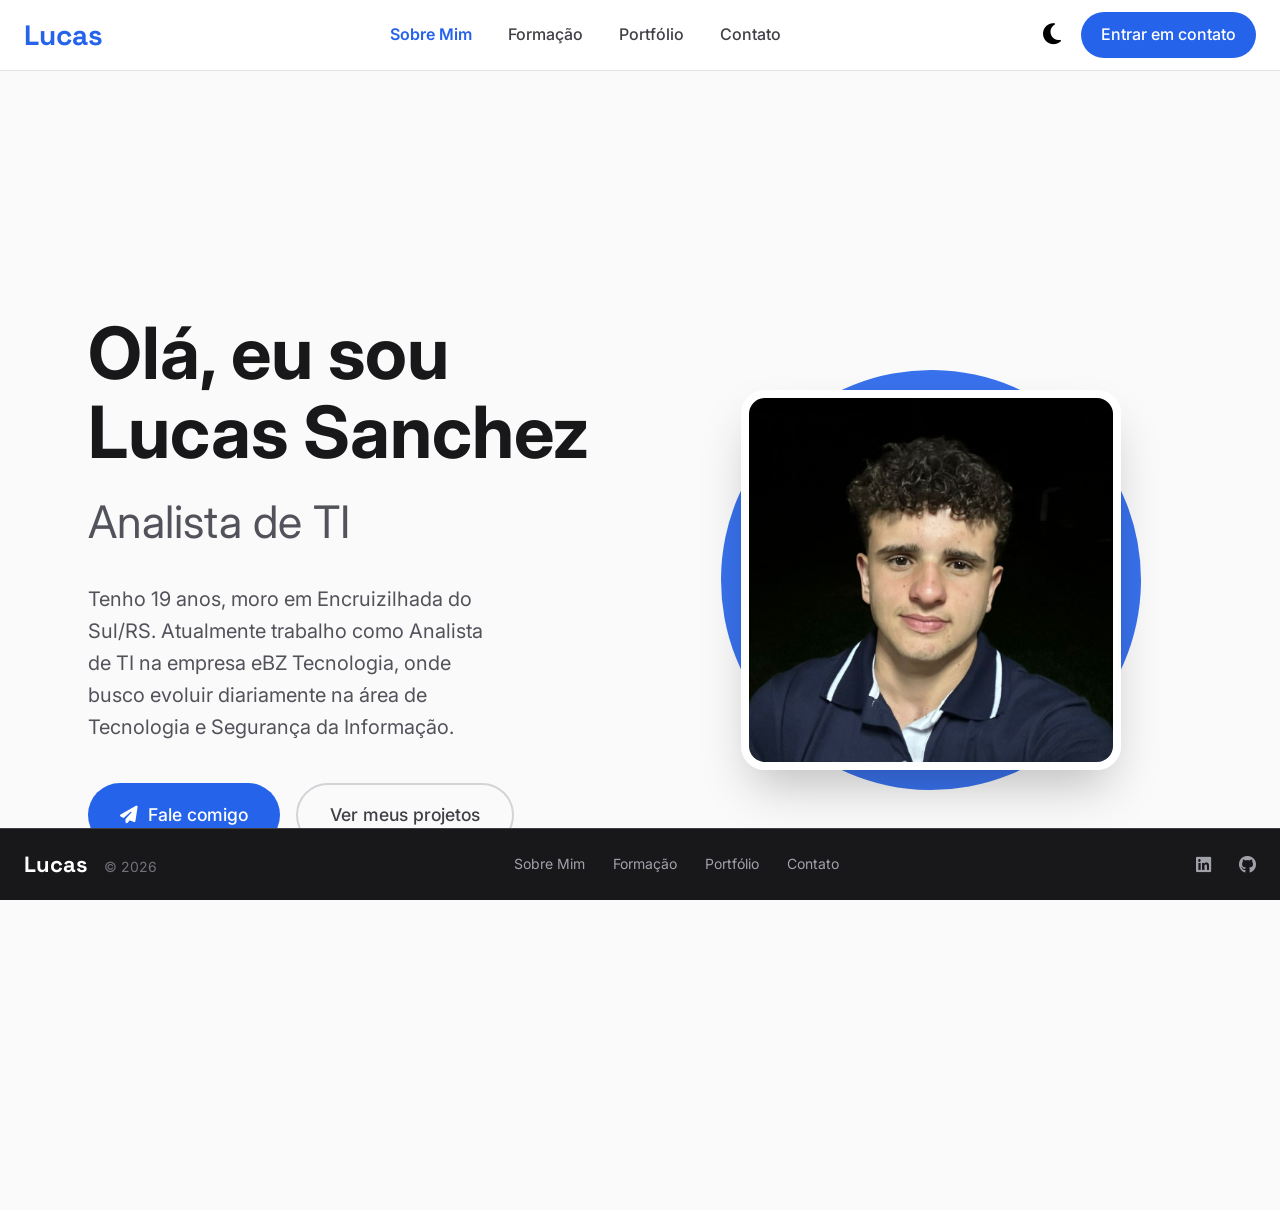
<file: index.html>
<!DOCTYPE html>
<html lang="pt">
<head>
    <meta charset="UTF-8">
    <meta name="viewport" content="width=device-width, initial-scale=1.0">
    <title>Lucas Sanchez Vicente | Analista de TI</title>
    <link rel="stylesheet" href="./css/style.css">
    <link rel="stylesheet" href="https://cdnjs.cloudflare.com/ajax/libs/font-awesome/6.6.0/css/all.min.css">
</head>
<body>

    <nav>
        <div class="nav-bar">
            <a href="index.html" class="logo">Lucas</a>

            <!-- Links desktop -->
            <div class="nav-menu" id="nav-menu">
                <a href="index.html">Sobre Mim</a>
                <a href="formacao.html">Formação</a>
                <a href="portfolio.html">Portfólio</a>
                <a href="contato.html">Contato</a>
            </div>

            <div style="display: flex; align-items: center; gap: 12px;">
                <!-- Botão Dark Mode -->
                <button onclick="toggleTema()" style="background: none; border: none; font-size: 1.5rem; cursor: pointer; padding: 8px; border-radius: 50%;">
                    <i class="fas fa-moon" id="theme-icon"></i>
                </button>

                <!-- Botão de Contato (desktop) -->
                <a href="contato.html" class="contact-btn" id="btn-contact-desktop">Entrar em contato</a>

                <!-- Menu Mobile -->
                <button id="mobile-menu-toggle" class="mobile-menu-toggle">
                    <i class="fas fa-bars"></i>
                </button>
            </div>
        </div>

        <!-- Menu Mobile -->
        <div id="mobile-menu" class="mobile-menu">
            <a href="index.html">Sobre Mim</a>
            <a href="formacao.html">Formação</a>
            <a href="portfolio.html">Portfólio</a>
            <a href="contato.html">Contato</a>
            <a href="contato.html" class="contact-btn" style="margin-top: 20px; text-align: center;">Entrar em contato</a>
        </div>
    </nav>

    <main style="padding-top: 130px; padding-bottom: 180px; max-width: 1200px; margin: 0 auto; padding-left: 24px; padding-right: 24px;">
        <section class="landing-section">
            <div class="landing-text">
                <h1>Olá, eu sou Lucas Sanchez</h1>
                <p class="subtitle">Analista de TI</p>
                <p>Tenho 19 anos, moro em Encruizilhada do Sul/RS. Atualmente trabalho como Analista de TI na empresa eBZ Tecnologia, onde busco evoluir diariamente na área de Tecnologia e Segurança da Informação.</p>

                <div class="landing-buttons">
                    <a href="contato.html" class="btn btn-primary">
                        <i class="fas fa-paper-plane"></i> Fale comigo
                    </a>
                    <a href="portfolio.html" class="btn btn-secondary">Ver meus projetos</a>
                </div>
            </div>

            <div class="landing-image">
                <div class="blob"></div>
                <img src="./imagens/foto_redimensionada.png" alt="Lucas Sanchez Vicente">
            </div>
        </section>
    </main>

    <!-- RODAPÉ -->
    <footer>
        <div class="footer-content">
            <div>
                <span class="logo" style="color: white; font-size: 22px;">Lucas</span>
                <span style="margin-left: 12px; color: #71717a;">© 2026</span>
            </div>
            <div>
                <a href="index.html">Sobre Mim</a>
                <a href="formacao.html">Formação</a>
                <a href="portfolio.html">Portfólio</a>
                <a href="contato.html">Contato</a>
            </div>
            <div>
                <a href="https://br.linkedin.com/in/lucas-sanchez-vicente-836632349" target="_blank"><i class="fab fa-linkedin fa-lg"></i></a>
                <a href="https://github.com/sanchezzz03" target="_blank" style="margin-left: 24px;"><i class="fab fa-github fa-lg"></i></a>
            </div>
        </div>
    </footer>

    <script src="./js/script.js"></script>
</body>
</html>
</file>
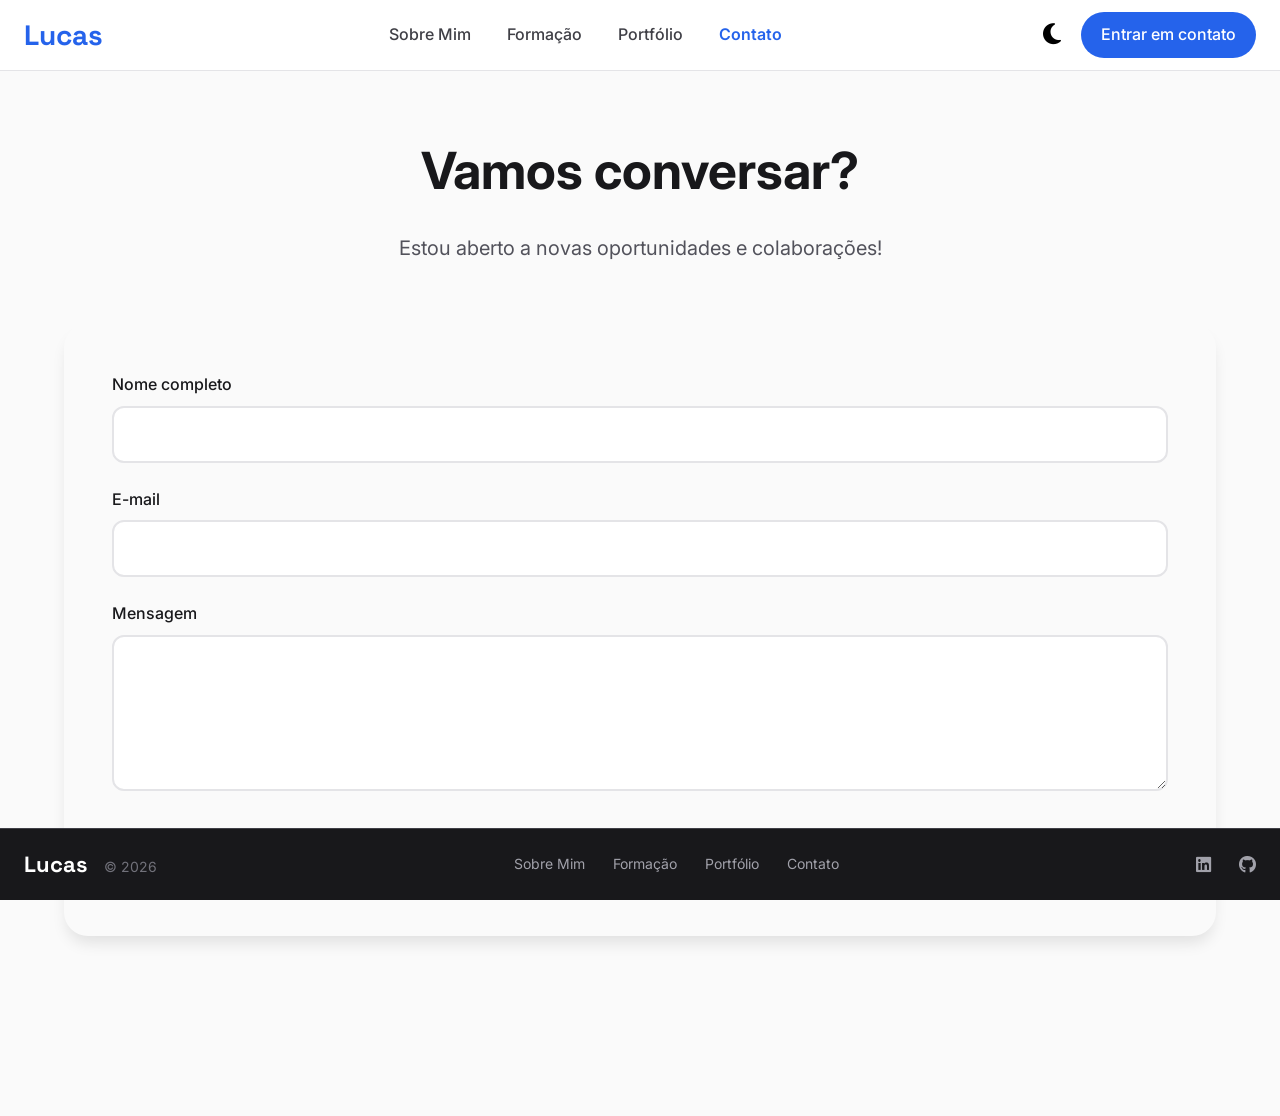
<file: contato.html>
<!DOCTYPE html>
<html lang="pt">
<head>
    <meta charset="UTF-8">
    <meta name="viewport" content="width=device-width, initial-scale=1.0">
    <title>Contato - Lucas Sanchez Vicente</title>
    <link rel="stylesheet" href="./css/style.css">
    <link rel="stylesheet" href="https://cdnjs.cloudflare.com/ajax/libs/font-awesome/6.6.0/css/all.min.css">
</head>
<body>

    <nav>
        <div class="nav-bar">
            <a href="index.html" class="logo">Lucas</a>

            <!-- Links desktop -->
            <div class="nav-menu" id="nav-menu">
                <a href="index.html">Sobre Mim</a>
                <a href="formacao.html">Formação</a>
                <a href="portfolio.html">Portfólio</a>
                <a href="contato.html">Contato</a>
            </div>

            <div style="display: flex; align-items: center; gap: 12px;">
                <!-- Botão Dark Mode -->
                <button onclick="toggleTema()" style="background: none; border: none; font-size: 1.5rem; cursor: pointer; padding: 8px; border-radius: 50%;">
                    <i class="fas fa-moon" id="theme-icon"></i>
                </button>

                <!-- Botão de Contato (desktop) -->
                <a href="contato.html" class="contact-btn" id="btn-contact-desktop">Entrar em contato</a>

                <!-- Menu Mobile -->
                <button id="mobile-menu-toggle" class="mobile-menu-toggle">
                    <i class="fas fa-bars"></i>
                </button>
            </div>
        </div>

        <!-- Menu Mobile -->
        <div id="mobile-menu" class="mobile-menu">
            <a href="index.html">Sobre Mim</a>
            <a href="formacao.html">Formação</a>
            <a href="portfolio.html">Portfólio</a>
            <a href="contato.html">Contato</a>
            <a href="contato.html" class="contact-btn" style="margin-top: 20px; text-align: center;">Entrar em contato</a>
        </div>
    </nav>

    <main style="padding-top: 130px; padding-bottom: 180px; max-width: 1200px; margin: 0 auto; padding-left: 24px; padding-right: 24px;">
        <h1 style="font-size: 3.2rem; text-align: center; margin-bottom: 20px;">Vamos conversar?</h1>
        <p style="text-align: center; font-size: 1.25rem; color: #52525b; margin-bottom: 60px;">
            Estou aberto a novas oportunidades e colaborações!
        </p>

        <form id="form-contato" onsubmit="return handleSubmit(event)" class="contact-form"
            style="padding: 48px; border-radius: 24px; box-shadow: 0 10px 15px -3px rgb(0 0 0 / 0.1);">
            
            <div style="margin-bottom: 24px;">
                <label style="display: block; margin-bottom: 8px; font-weight: 500;">Nome completo</label>
                <input type="text" id="nome" required 
                    style="width: 100%; padding: 16px; border: 2px solid #e4e4e7; border-radius: 12px; font-size: 1.1rem;">
            </div>

            <div style="margin-bottom: 24px;">
                <label style="display: block; margin-bottom: 8px; font-weight: 500;">E-mail</label>
                <input type="email" id="email" required 
                    style="width: 100%; padding: 16px; border: 2px solid #e4e4e7; border-radius: 12px; font-size: 1.1rem;">
            </div>

            <div style="margin-bottom: 32px;">
                <label style="display: block; margin-bottom: 8px; font-weight: 500;">Mensagem</label>
                <textarea id="mensagem" rows="6" required 
                        style="width: 100%; padding: 16px; border: 2px solid #e4e4e7; border-radius: 12px; font-size: 1.1rem; resize: vertical;"></textarea>
            </div>

            <button type="submit" 
                    style="width: 100%; padding: 18px; background: #2563eb; color: white; border: none; border-radius: 9999px; font-size: 1.2rem; font-weight: 600; cursor: pointer;">
                Enviar Mensagem
            </button>
        </form>
    </main>

    <!-- RODAPÉ -->
    <footer>
        <div class="footer-content">
            <div>
                <span class="logo" style="color: white; font-size: 22px;">Lucas</span>
                <span style="margin-left: 12px; color: #71717a;">© 2026</span>
            </div>
            <div>
                <a href="index.html">Sobre Mim</a>
                <a href="formacao.html">Formação</a>
                <a href="portfolio.html">Portfólio</a>
                <a href="contato.html">Contato</a>
            </div>
            <div>
                <a href="https://br.linkedin.com/in/lucas-sanchez-vicente-836632349" target="_blank"><i class="fab fa-linkedin fa-lg"></i></a>
                <a href="https://github.com/sanchezzz03" target="_blank" style="margin-left: 24px;"><i class="fab fa-github fa-lg"></i></a>
            </div>
        </div>
    </footer>

    <script src="./js/script.js"></script>
    <script>
        function handleSubmit(e) {
            e.preventDefault();
            if (validarFormulario()) {
                const form = document.getElementById("form-contato");
                simularEnvioFormulario(form);
            }
        }
    </script>
</body>
</html>
</file>
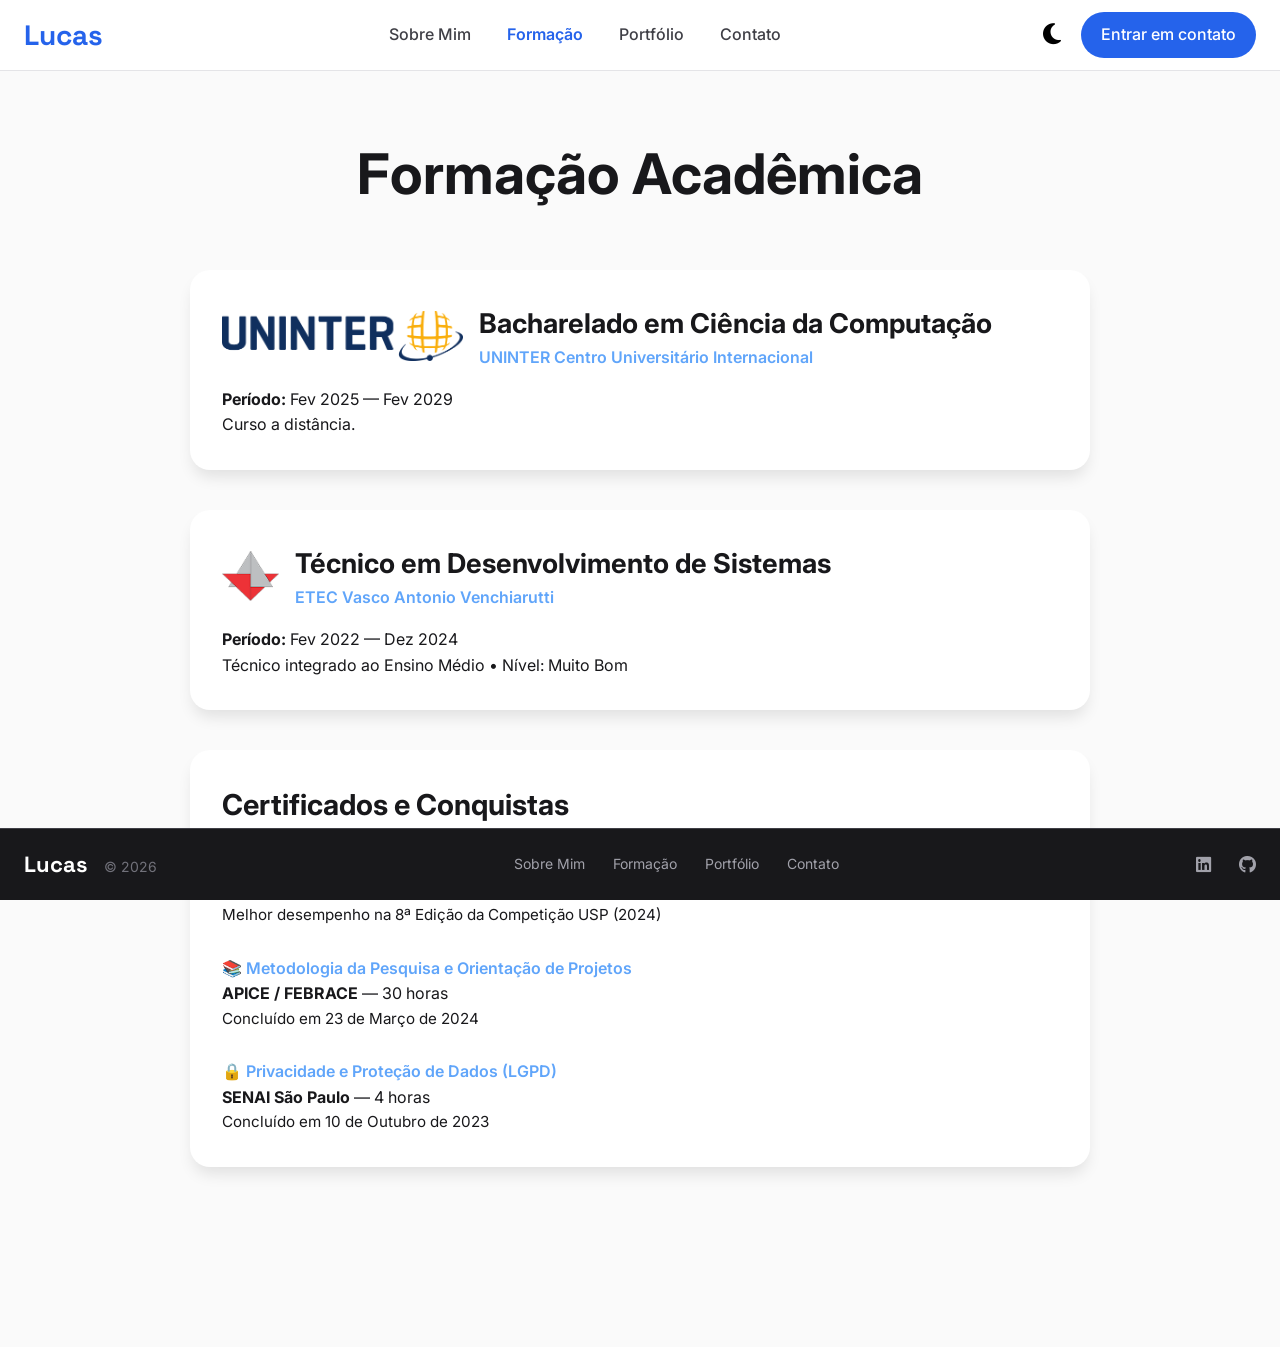
<file: formacao.html>
<!DOCTYPE html>
<html lang="pt">
<head>
    <meta charset="UTF-8">
    <meta name="viewport" content="width=device-width, initial-scale=1.0">
    <title>Formação - Lucas Sanchez Vicente</title>
    <link rel="stylesheet" href="./css/style.css">
    <link rel="stylesheet" href="https://cdnjs.cloudflare.com/ajax/libs/font-awesome/6.6.0/css/all.min.css">
</head>
<body>

    <nav>
        <div class="nav-bar">
            <a href="index.html" class="logo">Lucas</a>

            <!-- Links desktop -->
            <div class="nav-menu" id="nav-menu">
                <a href="index.html">Sobre Mim</a>
                <a href="formacao.html">Formação</a>
                <a href="portfolio.html">Portfólio</a>
                <a href="contato.html">Contato</a>
            </div>

            <div style="display: flex; align-items: center; gap: 12px;">
                <!-- Botão Dark Mode -->
                <button onclick="toggleTema()" style="background: none; border: none; font-size: 1.5rem; cursor: pointer; padding: 8px; border-radius: 50%;">
                    <i class="fas fa-moon" id="theme-icon"></i>
                </button>

                <!-- Botão de Contato (desktop) -->
                <a href="contato.html" class="contact-btn" id="btn-contact-desktop">Entrar em contato</a>

                <!-- Menu Mobile -->
                <button id="mobile-menu-toggle" class="mobile-menu-toggle">
                    <i class="fas fa-bars"></i>
                </button>
            </div>
        </div>

        <!-- Menu Mobile -->
        <div id="mobile-menu" class="mobile-menu">
            <a href="index.html">Sobre Mim</a>
            <a href="formacao.html">Formação</a>
            <a href="portfolio.html">Portfólio</a>
            <a href="contato.html">Contato</a>
            <a href="contato.html" class="contact-btn" style="margin-top: 20px; text-align: center;">Entrar em contato</a>
        </div>
    </nav>

    <main style="padding-top: 130px; padding-bottom: 180px; max-width: 1200px; margin: 0 auto; padding-left: 24px; padding-right: 24px;">
        <h1 style="font-size: 3.5rem; margin-bottom: 50px; text-align: center;">Formação Acadêmica</h1>

        <div style="display: grid; gap: 40px; max-width: 900px; margin: 0 auto;">
            <!-- UNINTER -->
            <div class="content-card" style="padding: 32px; border-radius: 20px;">
                <div style="display: flex; align-items: center; gap: 16px; margin-bottom: 16px;">
                    <img src="./imagens/uninter.png" alt="UNINTER" style="height: 50px;">
                    <div>
                        <h2 style="font-size: 1.7rem;">Bacharelado em Ciência da Computação</h2>
                        <p style="color: #60a5fa; font-weight: 600;">UNINTER Centro Universitário Internacional</p>
                    </div>
                </div>
                <p><strong>Período:</strong> Fev 2025 — Fev 2029</p>
                <p>Curso a distância.</p>
            </div>

            <!-- ETEC -->
            <div class="content-card" style="padding: 32px; border-radius: 20px;">
                <div style="display: flex; align-items: center; gap: 16px; margin-bottom: 16px;">
                    <img src="./imagens/etevav.png" alt="ETEC" style="height: 50px;">
                    <div>
                        <h2 style="font-size: 1.7rem;">Técnico em Desenvolvimento de Sistemas</h2>
                        <p style="color: #60a5fa; font-weight: 600;">ETEC Vasco Antonio Venchiarutti</p>
                    </div>
                </div>
                <p><strong>Período:</strong> Fev 2022 — Dez 2024</p>
                <p>Técnico integrado ao Ensino Médio • Nível: Muito Bom</p>
            </div>

            <!-- CERTIFICADOS -->
            <div class="content-card" style="padding: 32px; border-radius: 20px;">
                <h2 style="font-size: 1.8rem; margin-bottom: 24px;">Certificados e Conquistas</h2>
                
                <div style="display: grid; gap: 28px;">
                    <div>
                        <p style="font-weight: 600; color: #60a5fa;">🏆 Prêmio Destaque na Escola - Categoria Ouro</p>
                        <p><strong>CUCO 2024</strong> — Universidade de São Paulo (USP)</p>
                        <p style="font-size: 0.95rem;">Melhor desempenho na 8ª Edição da Competição USP (2024)</p>
                    </div>

                    <div>
                        <p style="font-weight: 600; color: #60a5fa;">📚 Metodologia da Pesquisa e Orientação de Projetos</p>
                        <p><strong>APICE / FEBRACE</strong> — 30 horas</p>
                        <p style="font-size: 0.95rem;">Concluído em 23 de Março de 2024</p>
                    </div>

                    <div>
                        <p style="font-weight: 600; color: #60a5fa;">🔒 Privacidade e Proteção de Dados (LGPD)</p>
                        <p><strong>SENAI São Paulo</strong> — 4 horas</p>
                        <p style="font-size: 0.95rem;">Concluído em 10 de Outubro de 2023</p>
                    </div>
                </div>
            </div>
        </div>
    </main>

    <!-- RODAPÉ -->
    <footer>
        <div class="footer-content">
            <div>
                <span class="logo" style="color: white; font-size: 22px;">Lucas</span>
                <span style="margin-left: 12px; color: #71717a;">© 2026</span>
            </div>
            <div>
                <a href="index.html">Sobre Mim</a>
                <a href="formacao.html">Formação</a>
                <a href="portfolio.html">Portfólio</a>
                <a href="contato.html">Contato</a>
            </div>
            <div>
                <a href="https://br.linkedin.com/in/lucas-sanchez-vicente-836632349" target="_blank"><i class="fab fa-linkedin fa-lg"></i></a>
                <a href="https://github.com/sanchezzz03" target="_blank" style="margin-left: 24px;"><i class="fab fa-github fa-lg"></i></a>
            </div>
        </div>
    </footer>

    <script src="./js/script.js"></script>
</body>
</html>
</file>
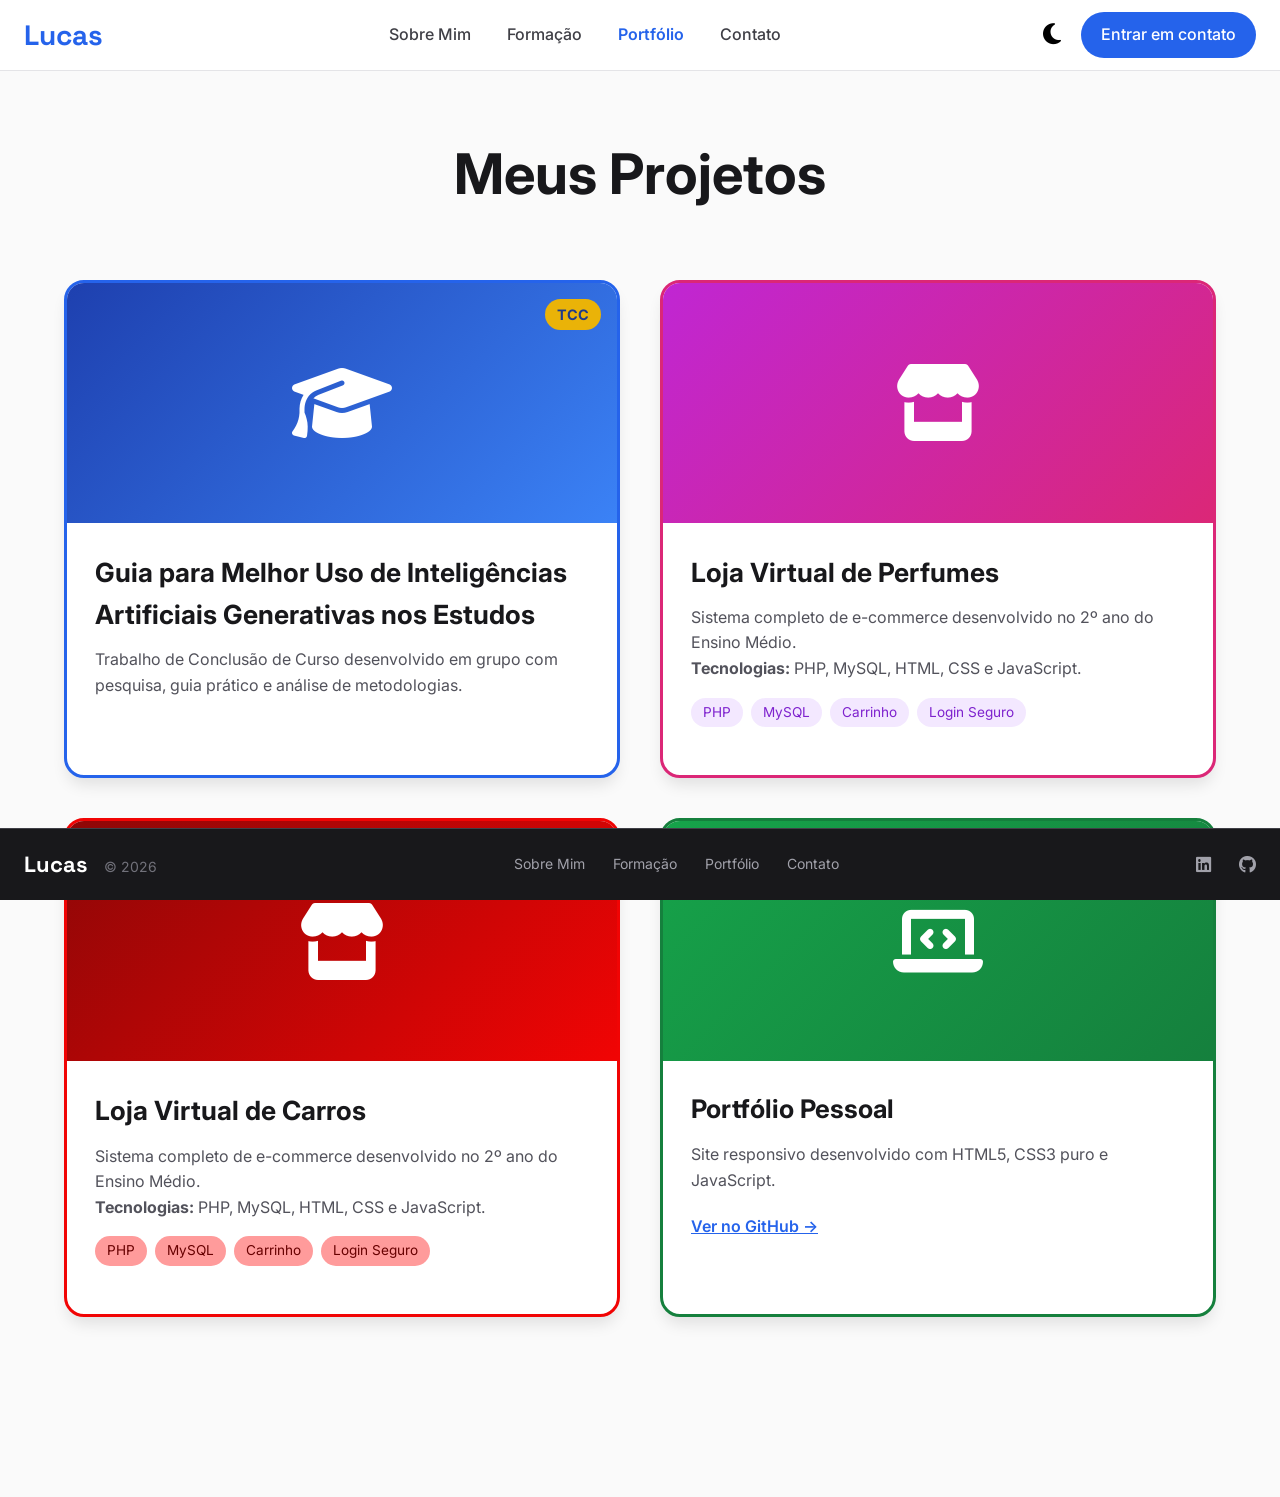
<file: portfolio.html>
<!DOCTYPE html>
<html lang="pt">
<head>
    <meta charset="UTF-8">
    <meta name="viewport" content="width=device-width, initial-scale=1.0">
    <title>Portfólio - Lucas Sanchez Vicente</title>
    <link rel="stylesheet" href="./css/style.css">
    <link rel="stylesheet" href="https://cdnjs.cloudflare.com/ajax/libs/font-awesome/6.6.0/css/all.min.css">
</head>
<body>

    <nav>
        <div class="nav-bar">
            <a href="index.html" class="logo">Lucas</a>

            <!-- Links desktop -->
            <div class="nav-menu" id="nav-menu">
                <a href="index.html">Sobre Mim</a>
                <a href="formacao.html">Formação</a>
                <a href="portfolio.html">Portfólio</a>
                <a href="contato.html">Contato</a>
            </div>

            <div style="display: flex; align-items: center; gap: 12px;">
                <!-- Botão Dark Mode -->
                <button onclick="toggleTema()" style="background: none; border: none; font-size: 1.5rem; cursor: pointer; padding: 8px; border-radius: 50%;">
                    <i class="fas fa-moon" id="theme-icon"></i>
                </button>

                <!-- Botão de Contato (desktop) -->
                <a href="contato.html" class="contact-btn" id="btn-contact-desktop">Entrar em contato</a>

                <!-- Menu Mobile -->
                <button id="mobile-menu-toggle" class="mobile-menu-toggle">
                    <i class="fas fa-bars"></i>
                </button>
            </div>
        </div>

        <!-- Menu Mobile -->
        <div id="mobile-menu" class="mobile-menu">
            <a href="index.html">Sobre Mim</a>
            <a href="formacao.html">Formação</a>
            <a href="portfolio.html">Portfólio</a>
            <a href="contato.html">Contato</a>
            <a href="contato.html" class="contact-btn" style="margin-top: 20px; text-align: center;">Entrar em contato</a>
        </div>
    </nav>

    <main style="padding-top: 130px; padding-bottom: 180px; max-width: 1200px; margin: 0 auto; padding-left: 24px; padding-right: 24px;">
        <h1 style="font-size: 3.5rem; text-align: center; margin-bottom: 60px;">Meus Projetos</h1>

        <div style="display: grid; grid-template-columns: repeat(auto-fit, minmax(380px, 1fr)); gap: 40px;">

            <!-- TCC -->
            <div class="content-card" style="padding: 0; overflow: hidden; border: 3px solid #2563eb;">
                <div style="height: 240px; background: linear-gradient(135deg, #1e40af, #3b82f6); display: flex; align-items: center; justify-content: center; color: white; font-size: 5rem; position: relative;">
                    <i class="fas fa-graduation-cap"></i>
                    <span style="position: absolute; top: 16px; right: 16px; background: #eab308; color: #1e3a8a; font-size: 0.9rem; padding: 4px 12px; border-radius: 9999px; font-weight: bold;">TCC</span>
                </div>
                <div style="padding: 28px;">
                    <h3 style="font-size: 1.65rem; margin-bottom: 12px;">Guia para Melhor Uso de Inteligências Artificiais Generativas nos Estudos</h3>
                    <p style="color: #52525b; margin-bottom: 16px;">Trabalho de Conclusão de Curso desenvolvido em grupo com pesquisa, guia prático e análise de metodologias.</p>
                </div>
            </div>

            <!-- Loja de Perfumes -->
            <div class="content-card" style="padding: 0; overflow: hidden; border: 3px solid #db2777;">
                <div style="height: 240px; background: linear-gradient(135deg, #c026d3, #db2777); display: flex; align-items: center; justify-content: center; color: white; font-size: 4.8rem;">
                    <i class="fas fa-store"></i>
                </div>
                <div style="padding: 28px;">
                    <h3 style="font-size: 1.65rem; margin-bottom: 12px;">Loja Virtual de Perfumes</h3>
                    <p style="color: #52525b; margin-bottom: 16px;">
                        Sistema completo de e-commerce desenvolvido no 2º ano do Ensino Médio.<br>
                        <strong>Tecnologias:</strong> PHP, MySQL, HTML, CSS e JavaScript.
                    </p>
                    <div style="display: flex; gap: 8px; flex-wrap: wrap; margin-bottom: 20px;">
                        <span style="background: #f3e8ff; color: #7e22ce; padding: 4px 12px; border-radius: 9999px; font-size: 0.85rem;">PHP</span>
                        <span style="background: #f3e8ff; color: #7e22ce; padding: 4px 12px; border-radius: 9999px; font-size: 0.85rem;">MySQL</span>
                        <span style="background: #f3e8ff; color: #7e22ce; padding: 4px 12px; border-radius: 9999px; font-size: 0.85rem;">Carrinho</span>
                        <span style="background: #f3e8ff; color: #7e22ce; padding: 4px 12px; border-radius: 9999px; font-size: 0.85rem;">Login Seguro</span>
                    </div>
                </div>
            </div>

            <!-- Loja de Carros -->
            <div class="content-card" style="padding: 0; overflow: hidden; border: 3px solid #f10404;">
                <div style="height: 240px; background: linear-gradient(135deg, #8d0707, #f10404); display: flex; align-items: center; justify-content: center; color: white; font-size: 4.8rem;">
                    <i class="fas fa-store"></i>
                </div>
                <div style="padding: 28px;">
                    <h3 style="font-size: 1.65rem; margin-bottom: 12px;">Loja Virtual de Carros</h3>
                    <p style="color: #52525b; margin-bottom: 16px;">
                        Sistema completo de e-commerce desenvolvido no 2º ano do Ensino Médio.<br>
                        <strong>Tecnologias:</strong> PHP, MySQL, HTML, CSS e JavaScript.
                    </p>
                    <div style="display: flex; gap: 8px; flex-wrap: wrap; margin-bottom: 20px;">
                        <span style="background: #ff9b9b; color: #680000; padding: 4px 12px; border-radius: 9999px; font-size: 0.85rem;">PHP</span>
                        <span style="background: #ff9b9b; color: #680000; padding: 4px 12px; border-radius: 9999px; font-size: 0.85rem;">MySQL</span>
                        <span style="background: #ff9b9b; color: #680000; padding: 4px 12px; border-radius: 9999px; font-size: 0.85rem;">Carrinho</span>
                        <span style="background: #ff9b9b; color: #680000; padding: 4px 12px; border-radius: 9999px; font-size: 0.85rem;">Login Seguro</span>
                    </div>
                </div>
            </div>

            <!-- Portfólio Pessoal -->
            <div class="content-card" style="padding: 0; overflow: hidden; border: 3px solid #15803d;">
                <div style="height: 240px; background: linear-gradient(135deg, #16a34a, #15803d); display: flex; align-items: center; justify-content: center; color: white; font-size: 4.5rem;">
                    <i class="fas fa-laptop-code"></i>
                </div>
                <div style="padding: 28px;">
                    <h3 style="font-size: 1.6rem; margin-bottom: 12px;">Portfólio Pessoal</h3>
                    <p style="color: #52525b; margin-bottom: 20px;">Site responsivo desenvolvido com HTML5, CSS3 puro e JavaScript.</p>
                    <a href="https://github.com/sanchezzz03/portfolio" target="_blank" style="color: #2563eb; font-weight: 600;">Ver no GitHub →</a>
                </div>
            </div>

        </div>
    </main>

    <!-- RODAPÉ -->
    <footer>
        <div class="footer-content">
            <div>
                <span class="logo" style="color: white; font-size: 22px;">Lucas</span>
                <span style="margin-left: 12px; color: #71717a;">© 2026</span>
            </div>
            <div>
                <a href="index.html">Sobre Mim</a>
                <a href="formacao.html">Formação</a>
                <a href="portfolio.html">Portfólio</a>
                <a href="contato.html">Contato</a>
            </div>
            <div>
                <a href="https://br.linkedin.com/in/lucas-sanchez-vicente-836632349" target="_blank"><i class="fab fa-linkedin fa-lg"></i></a>
                <a href="https://github.com/sanchezzz03" target="_blank" style="margin-left: 24px;"><i class="fab fa-github fa-lg"></i></a>
            </div>
        </div>
    </footer>

    <script src="./js/script.js"></script>
</body>
</html>
</file>
<file: css/style.css>
@import url('https://fonts.googleapis.com/css2?family=Inter:wght@400;500;600;700&family=Space+Grotesk:wght@500;600;700&display=swap');

:root {
    --blue: #2563eb;
}

/* ====================== ESTILOS GERAIS ====================== */
* {
    margin: 0;
    padding: 0;
    box-sizing: border-box;
}

body {
    font-family: 'Inter', system-ui, sans-serif;
    line-height: 1.6;
    color: #18181b;
    background: #fafafa;
}

/* ====================== NAV ====================== */
nav {
    position: fixed;
    top: 0;
    left: 0;
    right: 0;
    background: rgba(255, 255, 255, 0.95);
    backdrop-filter: blur(12px);
    border-bottom: 1px solid #e4e4e7;
    z-index: 1000;
}

.nav-bar {
    max-width: 1280px;
    margin: 0 auto;
    padding: 0 24px;
    height: 70px;
    display: flex;
    align-items: center;
    justify-content: space-between;
}

.logo {
    font-family: 'Space Grotesk', sans-serif;
    font-size: 28px;
    font-weight: 700;
    color: var(--blue);
    text-decoration: none;
}

.nav-menu a {
    margin-left: 32px;
    text-decoration: none;
    color: #3f3f46;
    font-weight: 500;
    transition: all 0.3s;
}

.nav-menu a:hover,
.nav-menu a.active {
    color: var(--blue);
    font-weight: 600;
}

.contact-btn {
    padding: 10px 20px;
    background: var(--blue);
    color: white;
    border-radius: 9999px;
    text-decoration: none;
    font-weight: 500;
    transition: all 0.3s;
}

.contact-btn:hover {
    background: #1d4ed8;
    transform: translateY(-2px);
}

/* ====================== FOOTER ====================== */
footer {
    position: fixed;
    bottom: 0;
    left: 0;
    right: 0;
    background: #18181b;
    color: #a1a1aa;
    padding: 18px 0;
    z-index: 900;
    border-top: 1px solid #3f3f46;
}

.footer-content {
    max-width: 1280px;
    margin: 0 auto;
    padding: 0 24px;
    display: flex;
    justify-content: space-between;
    align-items: center;
    font-size: 14px;
}

.footer-content a {
    color: #a1a1aa;
    text-decoration: none;
    margin-left: 24px;
    transition: color 0.3s;
}

.footer-content a:hover {
    color: white;
}

/* ====================== LANDING (ANTIGO HERO) ====================== */
.landing-section {
    min-height: 100vh;
    padding-top: 100px;
    display: grid;
    grid-template-columns: 1fr 1fr;
    align-items: center;
    max-width: 1280px;
    margin: 0 auto;
    padding: 0 24px;
    gap: 60px;
}

.landing-text h1 {
    font-size: 4.5rem;
    line-height: 1.1;
    margin-bottom: 16px;
}

.landing-text .subtitle {
    font-size: 2.8rem;
    color: #52525b;
    margin-bottom: 24px;
}

.landing-text p {
    font-size: 1.25rem;
    color: #52525b;
    max-width: 420px;
    margin-bottom: 40px;
}

.landing-buttons {
    display: flex;
    gap: 16px;
}

.btn {
    padding: 16px 32px;
    border-radius: 9999px;
    font-size: 1.1rem;
    font-weight: 500;
    text-decoration: none;
    display: inline-flex;
    align-items: center;
    gap: 10px;
    transition: all 0.3s;
}

.btn-primary {
    background: var(--blue);
    color: white;
}

.btn-primary:hover {
    background: #1d4ed8;
}

.btn-secondary {
    border: 2px solid #d4d4d8;
    color: #3f3f46;
}

.btn-secondary:hover {
    border-color: #71717a;
}

/* Foto com blob */
.landing-image {
    position: relative;
    display: flex;
    justify-content: center;
}

.landing-image img {
    width: 380px;
    height: 380px;
    object-fit: cover;
    border-radius: 24px;
    border: 8px solid white;
    box-shadow: 0 25px 50px -12px rgb(0 0 0 / 0.25);
}

.blob {
    position: absolute;
    width: 420px;
    height: 420px;
    background: var(--blue);
    border-radius: 50%;
    top: 50%;
    left: 50%;
    transform: translate(-50%, -50%) rotate(12deg);
    z-index: -1;
    opacity: 0.9;
}

/* Espaçamento para rodapé fixo */
main {
    padding-bottom: 140px;
}

/* ====================== CARDS ====================== */
.content-card {
    background: white;
    padding: 32px;
    border-radius: 20px;
    box-shadow: 0 10px 15px -3px rgb(0 0 0 / 0.1);
    transition: all 0.3s;
}

/* ====================== DARK MODE ====================== */
.dark {
    --bg: #0f172a;
    --text: #e2e8f0;
    --accent: #60a5fa;
}

.dark body {
    background: var(--bg);
    color: var(--text);
}

.dark nav,
.dark .nav-bar {
    background: rgba(15, 23, 42, 0.97);
}

.dark .nav-menu a {
    color: #f1f5f9 !important;
}

.dark .nav-menu a:hover,
.dark .nav-menu a.active {
    color: var(--accent) !important;
}

.dark .content-card {
    background: transparent !important;
    box-shadow: none !important;
    border: 1px solid #334155;
}

.dark .content-card h2,
.dark .content-card strong {
    color: white !important;
}

.dark .content-card p {
    color: #cbd5e1 !important;
}

.dark .subtitle {
    color: var(--accent) !important;
}

/* Formulário de Contato */
.dark form,
.dark .contact-form {
    background: #1e2937 !important;
    color: white !important;
}

.dark form label {
    color: #e2e8f0 !important;
}

.dark form input,
.dark form textarea {
    background: #334155 !important;
    color: white !important;
    border: 2px solid #475569 !important;
}

.dark form input:focus,
.dark form textarea:focus {
    border-color: #60a5fa !important;
    background: #475569 !important;
}

.dark footer {
    background: #020617;
}

/* ====================== MENU MOBILE ====================== */
.mobile-menu-toggle {
    display: none;
    background: none;
    border: none;
    font-size: 1.8rem;
    cursor: pointer;
    color: #3f3f46;
}

.mobile-menu {
    display: none;
    flex-direction: column;
    background: white;
    padding: 20px;
    border-top: 1px solid #e4e4e7;
    position: absolute;
    top: 70px;
    left: 0;
    right: 0;
    box-shadow: 0 4px 6px rgba(0,0,0,0.1);
}

.mobile-menu a {
    padding: 12px 0;
    text-decoration: none;
    color: #3f3f46;
    font-weight: 500;
    border-bottom: 1px solid #f1f1f1;
}

.mobile-menu a:last-child {
    border-bottom: none;
}

.mobile-menu.active {
    display: flex;
}

/* Responsivo */
@media (max-width: 968px) {
    .landing-section {
        grid-template-columns: 1fr;
        text-align: center;
        padding: 40px 24px;
    }
    .nav-menu {
        display: none;
    }
    .mobile-menu-toggle {
        display: block;
    }
    .contact-btn {
        display: none;
    }
}
</file>
